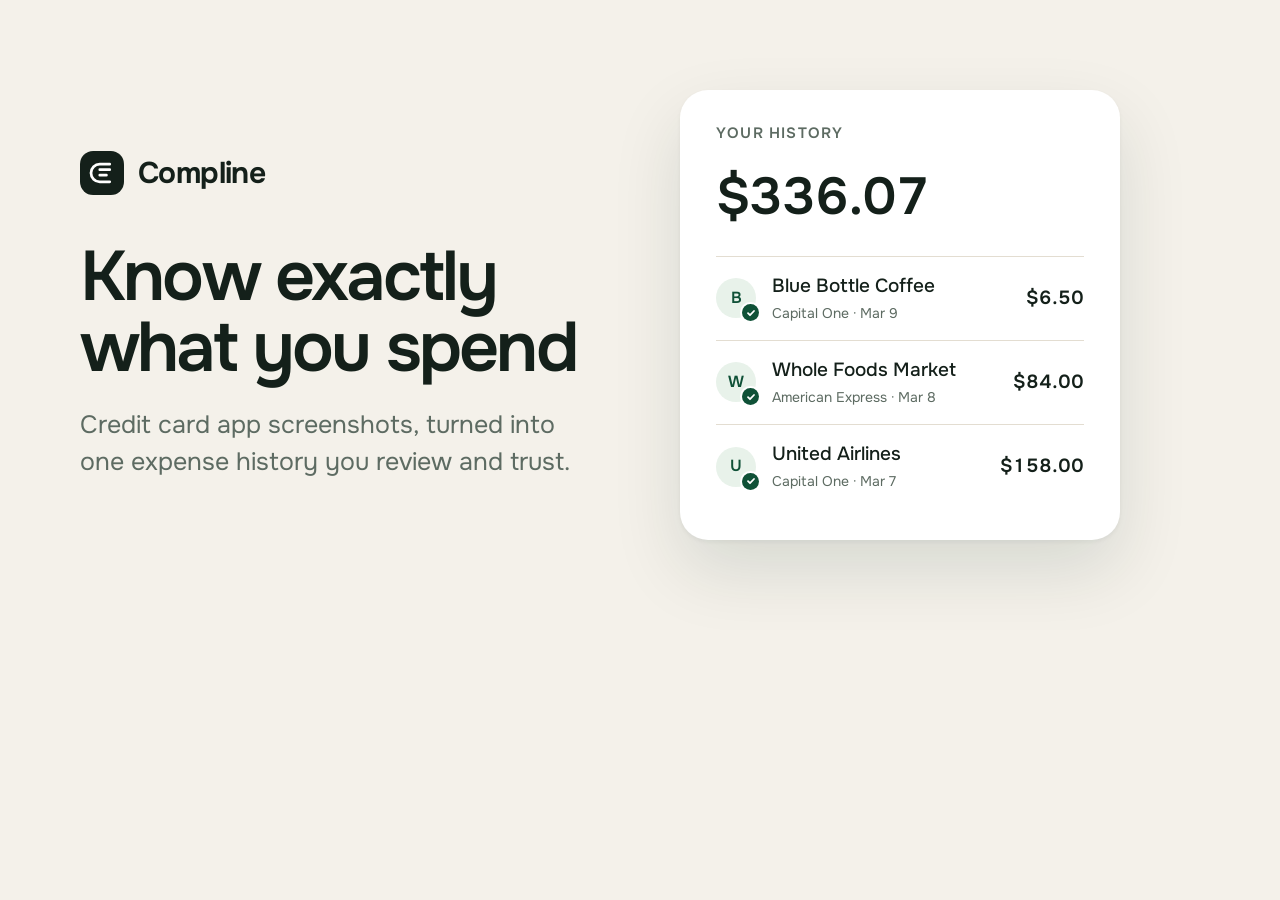
<file: scripts/og.html>
<!DOCTYPE html>
<!-- Source for static/og.png, the 1200x630 link-preview image.
     Regenerate with: python scripts/render_og.py -->
<html lang="en">
<head>
  <meta charset="UTF-8" />
  <link rel="stylesheet" href="https://fonts.googleapis.com/css2?family=Onest:wght@400;500;600;700&display=swap" />
  <link rel="stylesheet" href="../static/css/base.css" />
  <style>
    html, body { width:1200px; height:630px; margin:0; overflow:hidden; }
    body { display:grid; grid-template-columns:1fr 440px; align-items:center; gap:56px; padding:0 80px; box-sizing:border-box; background:var(--bg); }
    .brand { display:flex; align-items:center; gap:14px; font-size:30px; font-weight:650; letter-spacing:-.02em; color:var(--ink); }
    .brand svg { width:44px; height:44px; color:var(--ink); }
    h1 { margin-top:44px; font-size:70px; font-weight:600; line-height:1.02; letter-spacing:-.04em; }
    p { margin-top:24px; font-size:25px; line-height:1.45; color:var(--muted); text-wrap:balance; }
    .ledger { padding:32px 36px; background:var(--surface); border-radius:28px; box-shadow:0 2px 4px #0b2a1e0d, 0 30px 70px #0b2a1e1f; }
    .label { font-size:15px; font-weight:600; letter-spacing:.08em; text-transform:uppercase; color:var(--muted); }
    .total { margin:12px 0 18px; font-size:52px; font-weight:600; letter-spacing:-.035em; font-variant-numeric:tabular-nums; }
    .row { display:grid; grid-template-columns:40px 1fr auto; align-items:center; gap:16px; padding:15px 0; border-top:1px solid var(--line); }
    .row i { position:relative; display:grid; place-items:center; width:40px; height:40px; border-radius:50%; background:var(--accent-soft); color:var(--accent); font-style:normal; font-size:16px; font-weight:600; }
    .row i::after { content:""; position:absolute; right:-3px; bottom:-3px; width:17px; height:17px; border-radius:50%; background:var(--accent) url("data:image/svg+xml,%3Csvg xmlns='http://www.w3.org/2000/svg' viewBox='0 0 12 12'%3E%3Cpath d='M3 6.2 5 8.2 9 4' fill='none' stroke='%23fff' stroke-width='1.8' stroke-linecap='round' stroke-linejoin='round'/%3E%3C/svg%3E") center/12px no-repeat; box-shadow:0 0 0 2px var(--surface); }
    .row b { display:block; font-size:19px; font-weight:500; }
    .row small { display:block; margin-top:2px; font-size:14px; color:var(--muted); }
    .row strong { font-size:19px; font-weight:600; font-variant-numeric:tabular-nums; }
  </style>
</head>
<body>
  <div>
    <div class="brand">
      <svg viewBox="0 0 40 40" aria-hidden="true"><rect width="40" height="40" rx="12" fill="currentColor"/><path d="M27 12H18a8 8 0 0 0 0 16h9M18 17h9M18 22h6" fill="none" stroke="#fff" stroke-width="2.5" stroke-linecap="round"/></svg>
      Compline
    </div>
    <h1>Know exactly what you spend</h1>
    <p>Credit card app screenshots, turned into one expense history you review and trust.</p>
  </div>
  <div class="ledger">
    <div class="label">Your history</div>
    <div class="total">$336.07</div>
    <div class="row"><i>B</i><div><b>Blue Bottle Coffee</b><small>Capital One · Mar 9</small></div><strong>$6.50</strong></div>
    <div class="row"><i>W</i><div><b>Whole Foods Market</b><small>American Express · Mar 8</small></div><strong>$84.00</strong></div>
    <div class="row"><i>U</i><div><b>United Airlines</b><small>Capital One · Mar 7</small></div><strong>$158.00</strong></div>
  </div>
</body>
</html>
</file>
<file: static/css/base.css>
/* Shared foundations. Page styles own layout; this file owns the scales and reusable components.
   Every size in this app comes from a token below. If a page needs a value that
   is not on a scale, the scale is wrong - fix it here rather than one-offing it. */
:root {
  /* Green ramp. One hue family, seven steps - use these for range instead of
     reaching for a new color. Charts, hovers and fills all draw from here. */
  --g-50:#e8f2ea; --g-100:#d3e6da; --g-200:#b9d6c4; --g-400:#7b9f91;
  --g-600:#0f5137; --g-700:#0a3a27; --g-900:#0b2a1e;

  /* Color */
  /* Warm paper ground with a deep forest green: the same system on the
     landing page and in the product. */
  --bg:#f4f1ea; --surface:#ffffff; --surface-soft:#efeae0; --surface-sunk:#e6e0d3;
  --ink:#14201a; --muted:#5d6b62; --on-accent:#ffffff; --muted-on-ink:#9db5ac;
  --line:#e3ddd1; --line-strong:#cbc4b5;
  --accent:var(--g-600); --accent-strong:var(--g-700); --accent-soft:var(--g-50); --accent-line:var(--g-200);
  --canvas:var(--g-900);
  --success:var(--g-600); --success-soft:var(--g-50);
  --warning:#946316; --warning-soft:#fdf3de; --warning-line:#e3c98e;
  --danger:#b23b33; --danger-soft:#fae8e5; --danger-line:#e4bfb8;
  /* Shadows carry a trace of the hue so elevation reads warm, not grey. */
  --shadow-soft:0 1px 2px #0b2a1e0a;
  --shadow:0 1px 2px #0b2a1e0d, 0 18px 44px #0b2a1e14;
  --shadow-lift:0 2px 4px #0b2a1e0d, 0 26px 60px #0b2a1e1f;
  --overlay:#0b2a1ee6;
  /* Motion. One curve, two durations. */
  --ease:cubic-bezier(.2,.7,.3,1); --dur:.18s; --dur-slow:.28s;

  /* Type scale. 8 steps, nothing between them. */
  --t-2xs:11px; --t-xs:12px; --t-sm:13px; --t-md:15px;
  --t-lg:17px; --t-xl:20px; --t-2xl:26px; --t-3xl:32px;
  --t-hero:clamp(2.6rem,5vw,4rem);
  --t-metric:clamp(1.6rem,2.8vw,2.1rem);
  /* Tracking: tied to size, not chosen per component. */
  --track-tight:-.02em; --track-display:-.03em; --track-caps:.08em;

  /* Space scale. 4px base. */
  --s-1:4px; --s-2:8px; --s-3:12px; --s-4:16px; --s-5:20px;
  --s-6:24px; --s-7:32px; --s-8:40px; --s-9:56px; --s-10:72px;

  /* Radius. Controls use the small steps; cards use --r-card; actions are pills. */
  --r-sm:6px; --r-md:8px; --r-lg:12px; --r-xl:16px; --r-card:22px; --r-pill:999px;

  --control-h:44px;
  --sans:"Onest","Segoe UI",-apple-system,BlinkMacSystemFont,Helvetica,Arial,sans-serif;
  --display:var(--sans);
  --focus-ring:0 0 0 3px #0f513726;
}
* { box-sizing:border-box; }
html { color-scheme:light; -webkit-text-size-adjust:100%; scroll-behavior:smooth; }
body { margin:0; background:var(--bg); color:var(--ink); font-family:var(--sans); font-size:var(--t-md); line-height:1.55; -webkit-font-smoothing:antialiased; }
h1,h2,h3,p { margin:0; }
h1 { font-size:var(--t-3xl); font-weight:650; line-height:1.15; letter-spacing:var(--track-display); }
h2 { font-size:var(--t-xl); font-weight:600; line-height:1.3; letter-spacing:var(--track-tight); }
h3 { font-size:var(--t-md); font-weight:600; line-height:1.4; }
a { color:inherit; text-underline-offset:4px; }
button,input,select,textarea { font:inherit; }
button,a,input,select,textarea { -webkit-tap-highlight-color:transparent; }
button { cursor:pointer; }
button:disabled { cursor:not-allowed; opacity:.5; }
svg { vertical-align:middle; flex-shrink:0; }
img { max-width:100%; }
[hidden],.hidden { display:none!important; }
:focus-visible { outline:2px solid var(--accent); outline-offset:3px; }
::selection { background:var(--accent-soft); color:var(--ink); }
.sr-only { position:absolute!important; width:1px!important; height:1px!important; padding:0!important; margin:-1px!important; overflow:hidden!important; clip:rect(0,0,0,0)!important; white-space:nowrap!important; border:0!important; }
.skip-link { position:fixed; top:var(--s-2); left:var(--s-2); z-index:100; transform:translateY(-160%); background:var(--accent); color:var(--on-accent); padding:var(--s-3) var(--s-5); border-radius:var(--r-md); }
.skip-link:focus { transform:none; }
.page { width:min(1200px,100%); margin:auto; padding:0 var(--s-7); }
.frame { min-width:0; }

/* ── Navigation ─────────────────────────────────────────────────────────── */
.brand { display:inline-flex; align-items:center; gap:var(--s-2); color:var(--ink); font-size:var(--t-xl); font-weight:650; letter-spacing:var(--track-tight); text-decoration:none; white-space:nowrap; }
.brand-mark { width:30px; height:30px; display:block; }
.nav { display:flex; align-items:center; justify-content:space-between; gap:var(--s-6); min-height:80px; position:relative; }
.nav-actions { display:flex; align-items:center; gap:var(--s-1); }
.nav-link,.nav-pill,.nav-about { display:inline-flex; align-items:center; justify-content:center; min-height:var(--control-h); padding:var(--s-2) var(--s-3); font-size:var(--t-sm); font-weight:600; text-decoration:none; border:0; border-radius:var(--r-md); background:transparent; color:var(--muted); }
.nav-link:hover,.nav-about:hover { background:var(--surface-soft); color:var(--ink); }
.nav-pill { background:var(--surface-soft); color:var(--ink); }
.nav-menu-btn { display:none; align-items:center; justify-content:center; width:var(--control-h); height:var(--control-h); border:1px solid var(--line); background:var(--surface); color:var(--ink); border-radius:var(--r-md); }

/* Public pages ship both navs; the pre-paint `is-signed-in` class picks one,
   so returning to the home page does not look like being signed out. */
.nav-signed-in { display:none; }
html.is-signed-in .nav-guest { display:none; }
html.is-signed-in .nav-signed-in { display:flex; }

/* App shell nav: brand (home) · section links · account menu on the right.
   Sign-out lives in the account menu, not in the primary tab row. */
.app-nav { gap:var(--s-4); }
.app-nav .nav-actions { margin-right:auto; }
.account { position:relative; flex-shrink:0; }
.account-btn { display:inline-flex; align-items:center; gap:var(--s-2); min-height:36px; padding:var(--s-1) var(--s-2) var(--s-1) var(--s-1); border:1px solid var(--line); border-radius:999px; background:var(--surface); color:var(--ink); font-size:var(--t-sm); font-weight:600; transition:border-color var(--dur) var(--ease),background var(--dur) var(--ease); }
.account-btn:hover,.account.is-open .account-btn { border-color:var(--line-strong); background:var(--surface-soft); }
.account-avatar { display:grid; place-items:center; width:26px; height:26px; border-radius:50%; background:var(--accent); color:var(--on-accent); font-size:var(--t-2xs); font-weight:650; line-height:1; }
.account-chevron { width:14px; height:14px; color:var(--muted); transition:transform var(--dur) var(--ease); }
.account.is-open .account-chevron { transform:rotate(180deg); }
.account-panel { display:none; position:absolute; z-index:30; right:0; top:calc(100% + var(--s-2)); min-width:200px; padding:var(--s-1); border:1px solid var(--line); border-radius:var(--r-md); background:var(--surface); box-shadow:var(--shadow); }
.account.is-open .account-panel { display:block; }
.account-sep { height:1px; margin:var(--s-1) 0; background:var(--line); border:0; }
.account-item { display:flex; align-items:center; width:100%; min-height:36px; padding:var(--s-2) var(--s-3); border:0; border-radius:var(--r-sm); background:transparent; color:var(--ink); font-size:var(--t-sm); font-weight:600; text-align:left; text-decoration:none; }
.account-item:hover { background:var(--surface-soft); }
.account-item--danger { color:var(--muted); }
.account-item--danger:hover { color:var(--danger); background:var(--danger-soft); }

/* ── Buttons ────────────────────────────────────────────────────────────── */
.btn,.nav-cta { display:inline-flex; justify-content:center; align-items:center; gap:var(--s-2); min-height:var(--control-h); padding:var(--s-3) var(--s-5); border:1px solid transparent; border-radius:var(--r-pill); font-size:var(--t-sm); font-weight:600; text-decoration:none; transition:background var(--dur) var(--ease),border-color var(--dur) var(--ease),box-shadow var(--dur) var(--ease),transform var(--dur) var(--ease); }
.btn:active:not(:disabled),.nav-cta:active { transform:translateY(1px); }
.btn-primary,.nav-cta { background:var(--accent); color:var(--on-accent); }
.btn-primary:hover:not(:disabled),.nav-cta:hover { background:var(--accent-strong); }
.btn-secondary { background:var(--surface); border-color:var(--line-strong); color:var(--ink); }
.btn-secondary:hover:not(:disabled) { background:var(--surface-soft); }

/* ── Surfaces ───────────────────────────────────────────────────────────── */
.panel { min-width:0; padding:var(--s-6); background:var(--surface); border-radius:var(--r-card); box-shadow:var(--shadow); }

/* ── Product page primitives (shared by /app, /history, /settings) ──────── */
.app-title { font-size:clamp(1.9rem,3.4vw,2.6rem); font-weight:600; line-height:1.1; letter-spacing:-.03em; text-wrap:pretty; }
/* First run and empty states: a heading, one line, one action. */
.app-intro { display:grid; justify-items:center; padding:var(--s-9) 0; text-align:center; }
.app-intro[hidden] { display:none; }
.app-intro .app-title { text-wrap:balance; }
.app-lede { max-width:46ch; margin:var(--s-4) auto var(--s-7); font-size:var(--t-lg); color:var(--muted); line-height:1.6; text-wrap:balance; }
.app-card { padding:var(--s-6); background:var(--surface); border-radius:var(--r-card); box-shadow:var(--shadow); }
.app-card[hidden] { display:none; }
.btn-lg { min-height:52px; padding:var(--s-3) var(--s-7); font-size:var(--t-md); }
/* Quiet text action inside a row or sheet; the hit area extends past the label. */
.row-text-btn { position:relative; padding:0; border:0; background:transparent; color:var(--muted); font-size:var(--t-xs); font-weight:600; text-decoration:underline; text-underline-offset:3px; cursor:pointer; }
.row-text-btn::after { content:""; position:absolute; inset:-10px; }
.row-text-btn:hover { color:var(--ink); }
/* Settled is the default and goes unmarked; only a pending charge says so. */
.pending-mark { display:inline-flex; align-items:center; gap:5px; margin-left:var(--s-2); font-size:var(--t-2xs); font-weight:500; color:var(--muted); white-space:nowrap; vertical-align:1px; }
.pending-mark::before { content:""; width:6px; height:6px; border-radius:50%; box-shadow:inset 0 0 0 1.5px currentColor; }
/* Review outcome pills: the only pill shape in a row. */
.tag { min-width:72px; padding:3px var(--s-2); border:1px solid transparent; border-radius:var(--r-pill); background:var(--surface-soft); color:var(--muted); font-style:normal; font-size:var(--t-2xs); font-weight:600; text-align:center; white-space:nowrap; }
.tag.is-new { background:var(--accent-soft); color:var(--accent); }
.tag.is-review { border-color:var(--accent); background:var(--surface); color:var(--accent); }
.tag.is-saved { background:var(--surface); }
.tag.is-added { background:var(--accent); color:var(--on-accent); }

/* ── Callouts ──────────────────────────────────────────── */
/* A standalone banner for errors and warnings. */
.callout { display:flex; flex-wrap:wrap; align-items:baseline; gap:var(--s-2); padding:var(--s-3) var(--s-4); border:1px solid var(--line); border-left:3px solid var(--line-strong); border-radius:var(--r-md); background:var(--surface); color:var(--muted); font-size:var(--t-sm); }
.callout strong,.callout-label { color:var(--ink); font-weight:600; }
.callout--warning { border-left-color:var(--warning); }
.callout--danger { border-left-color:var(--danger); }
.callout--danger .callout-label,.callout--danger strong { color:var(--danger); }

/* ── Forms ──────────────────────────────────────────────────────────────── */
input:not([type=checkbox]):not([type=file]),select,textarea { min-width:0; width:100%; min-height:var(--control-h); border:1px solid var(--line-strong); border-radius:var(--r-md); background:var(--surface); color:var(--ink); padding:10px var(--s-3); font-size:16px; }
input::placeholder,textarea::placeholder { color:var(--muted); opacity:.8; }
input:focus,select:focus,textarea:focus { border-color:var(--accent); box-shadow:var(--focus-ring); outline:none; }
input[type=checkbox] { accent-color:var(--accent); width:18px; height:18px; }
.control > label { display:block; font-size:var(--t-xs); font-weight:600; margin-bottom:var(--s-2); }

/* ── Feedback ───────────────────────────────────────────────────────────── */
.spinner { display:inline-block; width:18px; height:18px; border:2px solid currentColor; border-right-color:transparent; border-radius:50%; animation:spin .8s linear infinite; }
@keyframes spin { to { transform:rotate(360deg); } }
.toast { position:fixed; z-index:100; bottom:var(--s-6); left:50%; transform:translate(-50%,20px); max-width:min(520px,calc(100vw - 32px)); width:max-content; padding:var(--s-3) var(--s-5); border-radius:var(--r-pill); background:var(--ink); color:var(--on-accent); font-size:var(--t-sm); box-shadow:var(--shadow); opacity:0; visibility:hidden; transition:opacity .2s,transform .2s; overflow-wrap:anywhere; }
.toast.show { opacity:1; visibility:visible; transform:translate(-50%,0); }
.toast a { color:var(--accent-line); text-decoration:underline; }

.site-foot { display:flex; justify-content:space-between; gap:var(--s-5); padding:var(--s-6) 0; border-top:1px solid var(--line); color:var(--muted); font-size:var(--t-xs); }
.site-foot > :first-child { color:var(--ink); font-weight:600; }

@media (max-width:640px) {
  .page { padding:0 max(var(--s-5),env(safe-area-inset-left)) 0 max(var(--s-5),env(safe-area-inset-right)); }
  .nav { min-height:72px; gap:var(--s-3); flex-wrap:wrap; padding:var(--s-4) 0; }
  .brand { font-size:var(--t-lg); }.brand-mark { width:26px; height:26px; }
  .nav-menu-btn { display:inline-flex; margin-left:auto; }
  .nav-actions { order:3; width:100%; gap:var(--s-1); padding-top:var(--s-1); }
  .app-nav .nav-actions { margin-right:0; }
  .account-name { display:none; }
  .account-btn { padding:var(--s-1); }
  .nav-actions .nav-link,.nav-actions .nav-pill { flex:1; padding:var(--s-2); font-size:var(--t-xs); }
  #navActionsPanel { display:none; }
  .nav--open #navActionsPanel { display:flex; flex-wrap:wrap; }
  #navActionsPanel > * { flex:1; }
  .panel { padding:var(--s-5); }
  .site-foot { font-size:var(--t-2xs); flex-wrap:wrap; gap:var(--s-2); }
  .toast { bottom:max(var(--s-5),env(safe-area-inset-bottom)); }
}
@media (prefers-reduced-motion:reduce) { *,*::before,*::after { scroll-behavior:auto!important; animation-duration:.01ms!important; animation-iteration-count:1!important; transition-duration:.01ms!important; } }
</file>
